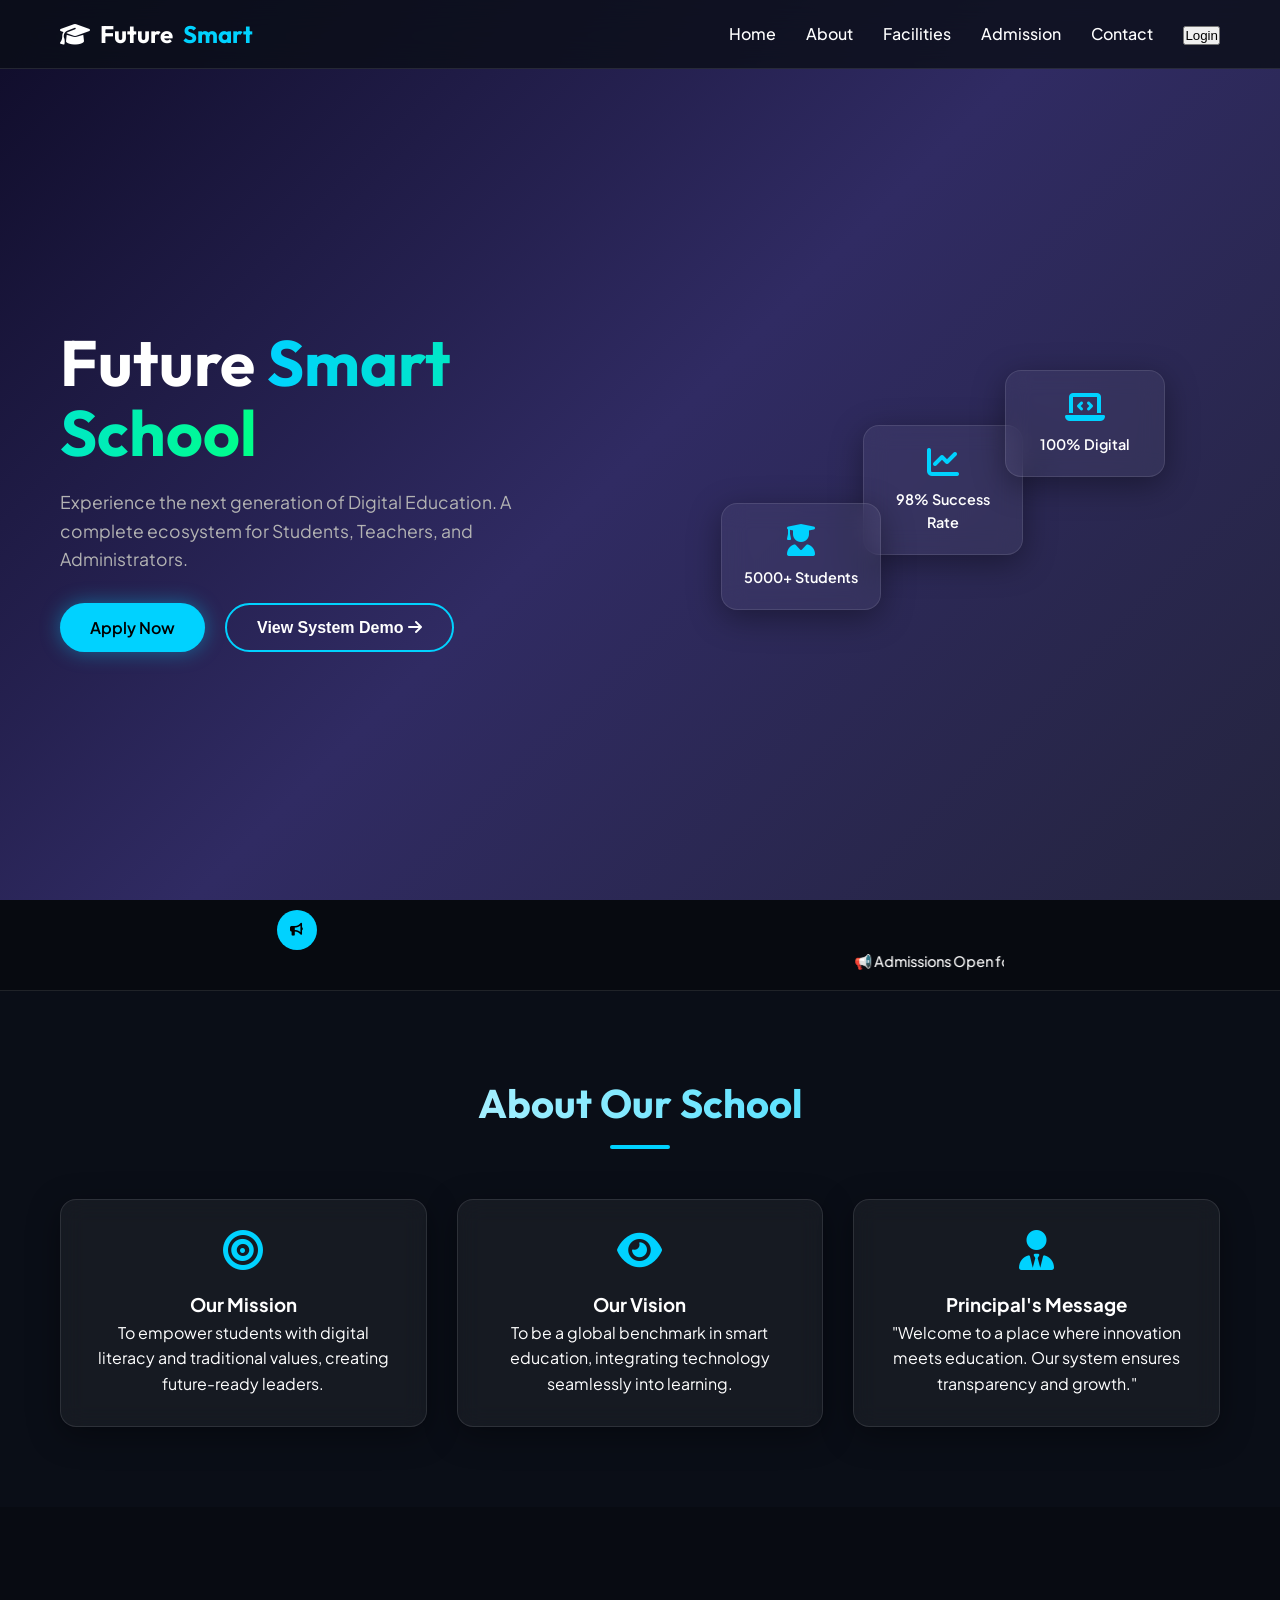
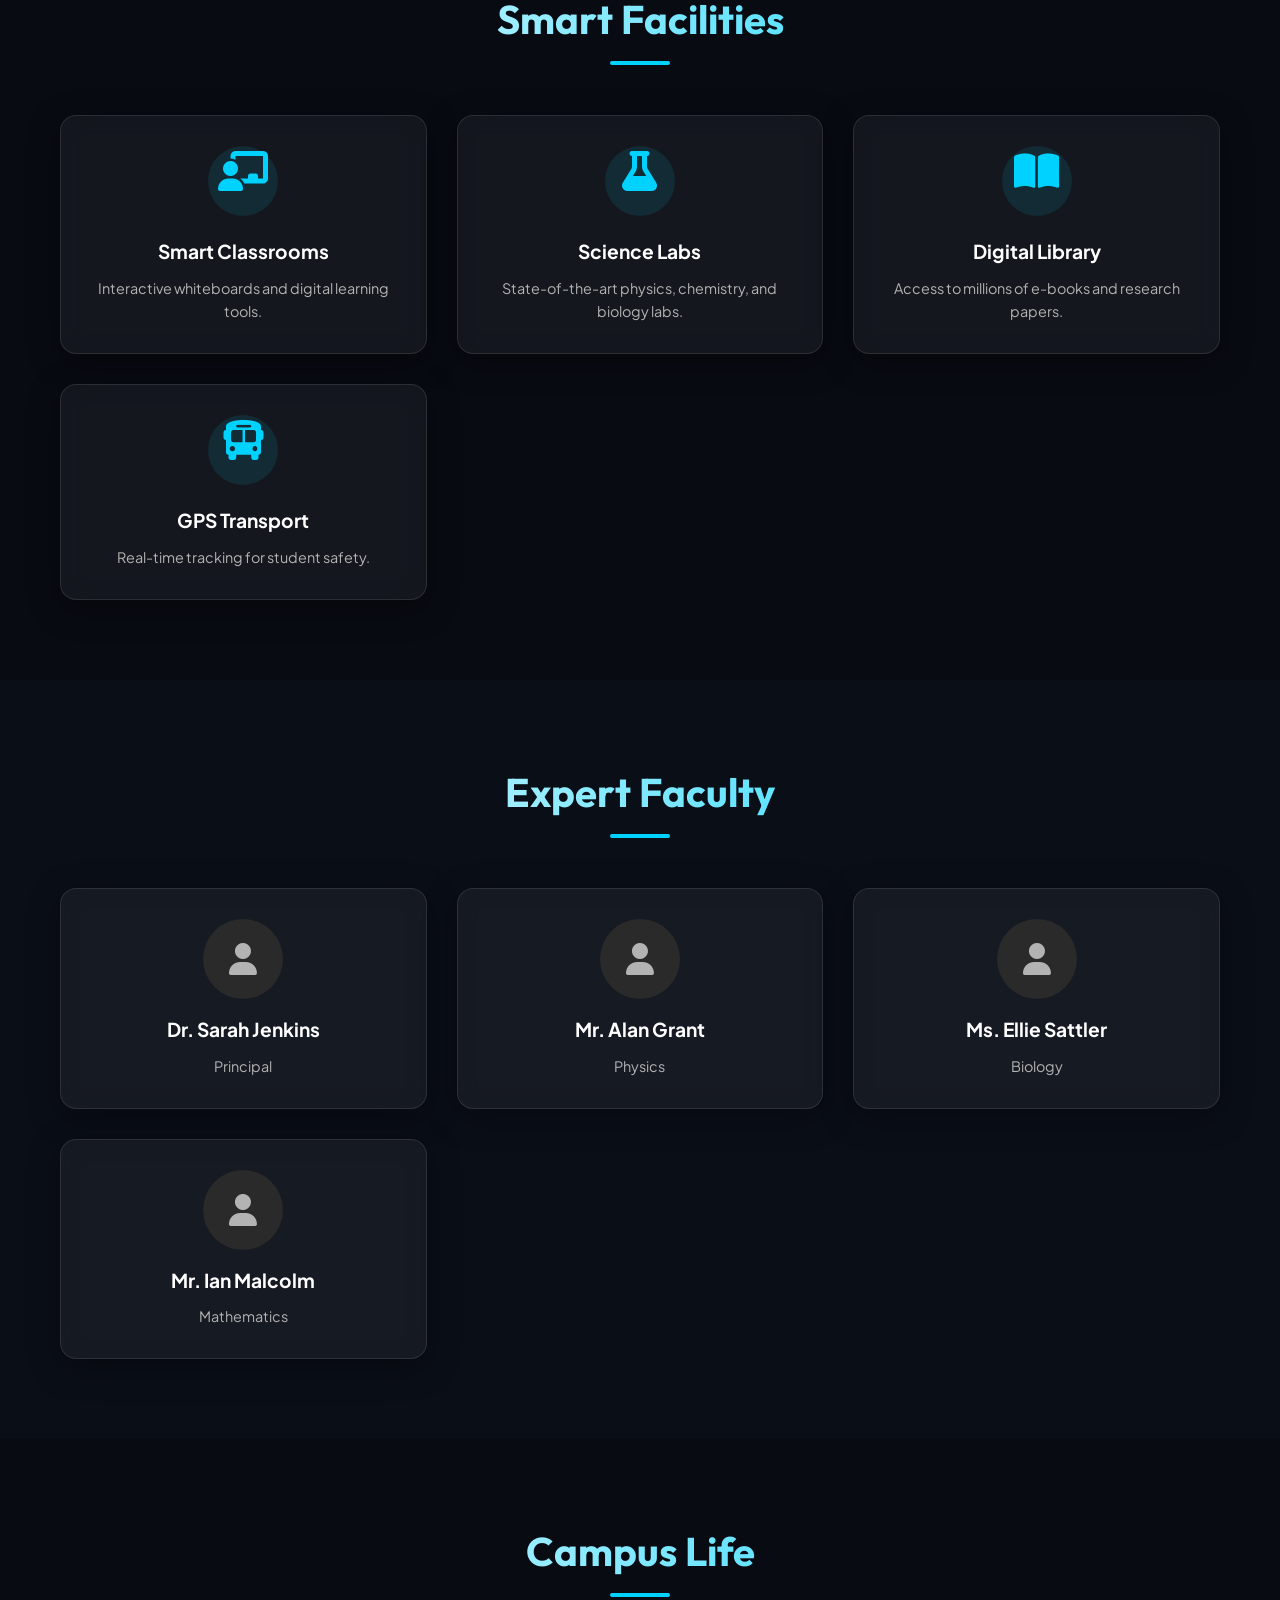
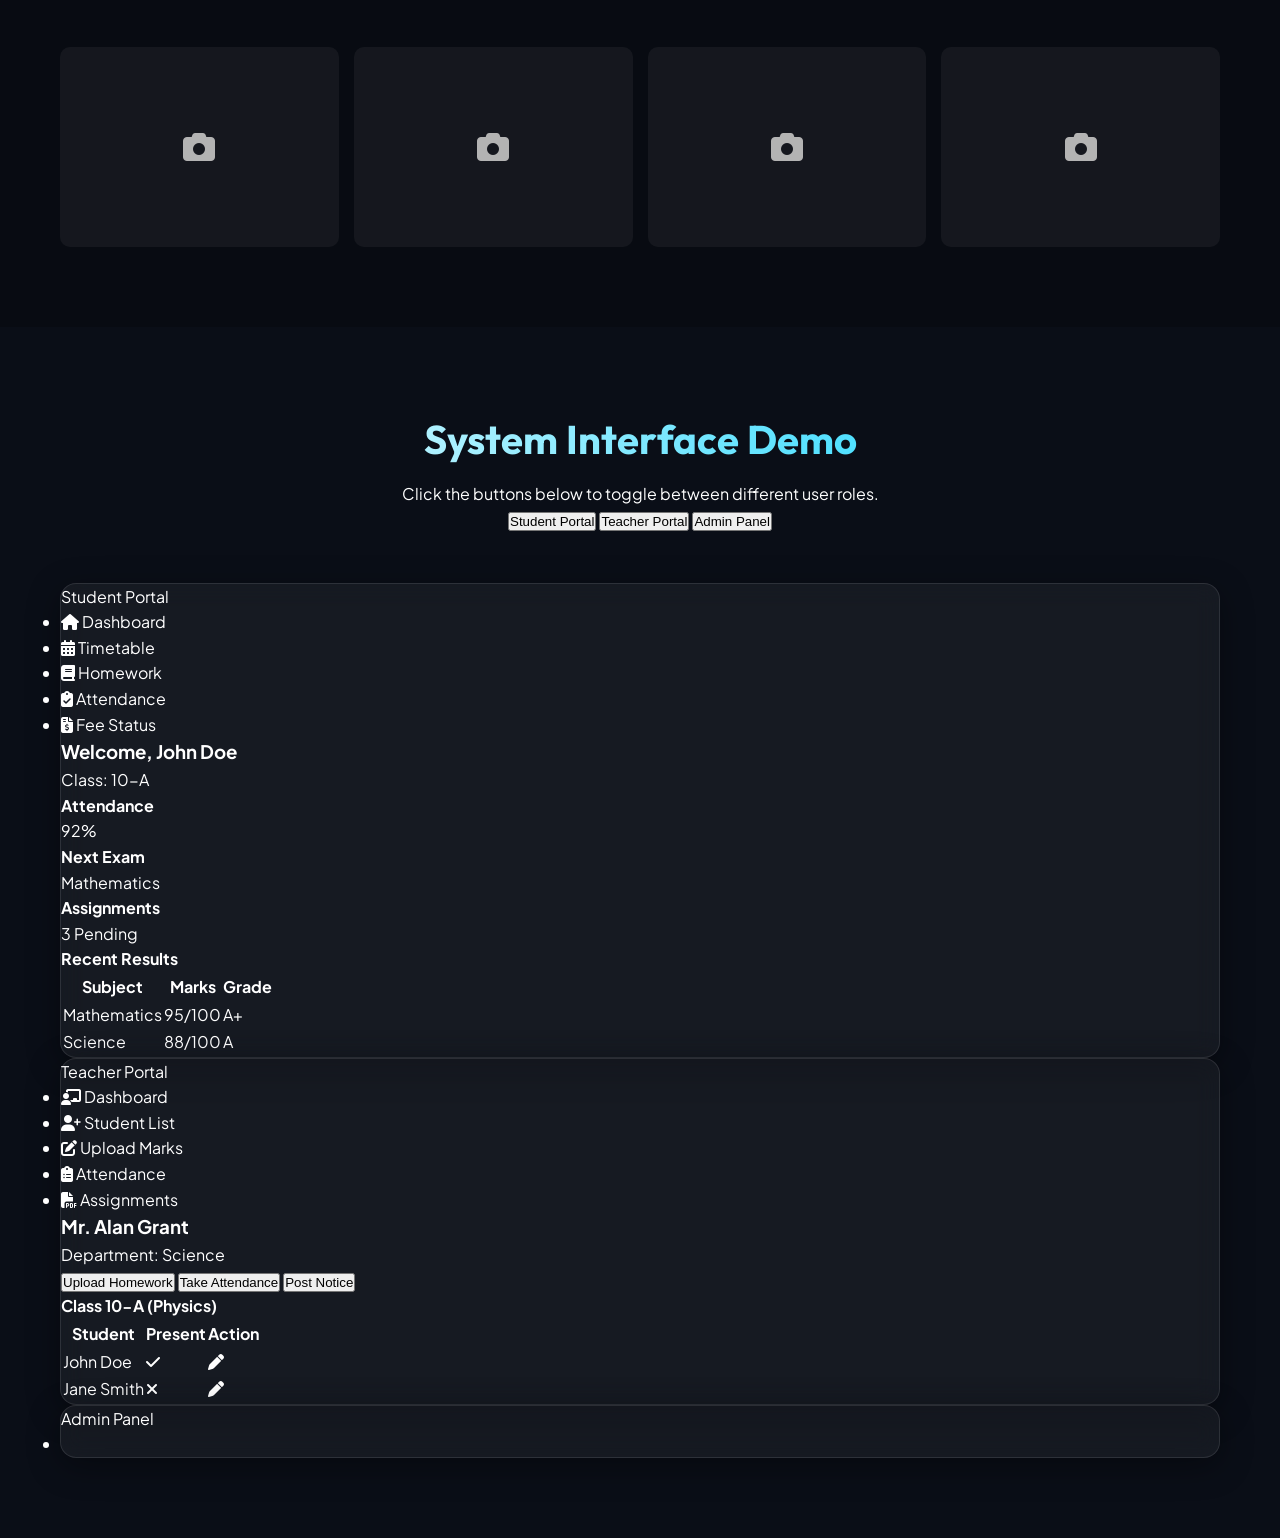
<file: school_website/school_demo.html>
<!DOCTYPE html>
<html lang="en">
<head>
    <meta charset="UTF-8">
    <meta name="viewport" content="width=device-width, initial-scale=1.0">
    <title>Future Smart School | Premium Management System</title>
    <!-- Google Fonts -->
    <link href="https://fonts.googleapis.com/css2?family=Outfit:wght@300;400;600;700&family=Plus+Jakarta+Sans:wght@400;500;700&display=swap" rel="stylesheet">
    <!-- Font Awesome -->
    <link rel="stylesheet" href="https://cdnjs.cloudflare.com/ajax/libs/font-awesome/6.4.0/css/all.min.css">
    <link rel="stylesheet" href="style.css">
</head>
<body>

    <!-- Navigation -->
    <nav class="glass-nav">
        <div class="container nav-container">
            <div class="logo">
                <i class="fa-solid fa-graduation-cap"></i> Future<span>Smart</span>
            </div>
            <ul class="nav-links">
                <li><a href="#home">Home</a></li>
                <li><a href="#about">About</a></li>
                <li><a href="#facilities">Facilities</a></li>
                <li><a href="#admission">Admission</a></li>
                <li><a href="#contact">Contact</a></li>
                <li><button class="btn-glow" onclick="toggleLoginModal()">Login</button></li>
            </ul>
            <div class="hamburger">
                <i class="fa-solid fa-bars"></i>
            </div>
        </div>
    </nav>

    <!-- Hero Section -->
    <section id="home" class="hero">
        <div class="hero-bg-animation"></div>
        <div class="container hero-content">
            <div class="hero-text fade-in">
                <h1>Future <span class="gradient-text">Smart School</span></h1>
                <p>Experience the next generation of Digital Education. A complete ecosystem for Students, Teachers, and Administrators.</p>
                <div class="hero-btns">
                    <a href="#admission" class="btn-primary">Apply Now</a>
                    <button class="btn-secondary" onclick="scrollToDashboards()">View System Demo <i class="fa-solid fa-arrow-right"></i></button>
                </div>
            </div>
            <div class="hero-visual fade-in">
                <div class="glass-card floating-card">
                    <i class="fa-solid fa-chart-line"></i>
                    <h3>98% Success Rate</h3>
                </div>
                <div class="glass-card floating-card delay-1">
                    <i class="fa-solid fa-laptop-code"></i>
                    <h3>100% Digital</h3>
                </div>
                <div class="glass-card floating-card delay-2">
                    <i class="fa-solid fa-user-graduate"></i>
                    <h3>5000+ Students</h3>
                </div>
            </div>
        </div>
    </section>

    <!-- Notice Board -->
    <div class="notice-bar">
        <div class="container">
            <div class="notice-icon"><i class="fa-solid fa-bullhorn"></i></div>
            <div class="notice-content">
                <marquee behavior="scroll" direction="left" onmouseover="this.stop();" onmouseout="this.start();">
                    <span>📢 Admissions Open for 2024-25 | 📅 Annual Sports Day on 15th Dec | 📝 Mid-Term Exam Schedule Released</span>
                </marquee>
            </div>
        </div>
    </div>

    <!-- About Section -->
    <section id="about" class="section">
        <div class="container">
            <div class="section-header">
                <h2>About Our School</h2>
                <div class="line"></div>
            </div>
            <div class="about-grid">
                <div class="about-card glass-card">
                    <i class="fa-solid fa-bullseye"></i>
                    <h3>Our Mission</h3>
                    <p>To empower students with digital literacy and traditional values, creating future-ready leaders.</p>
                </div>
                <div class="about-card glass-card">
                    <i class="fa-solid fa-eye"></i>
                    <h3>Our Vision</h3>
                    <p>To be a global benchmark in smart education, integrating technology seamlessly into learning.</p>
                </div>
                <div class="about-card glass-card">
                    <i class="fa-solid fa-user-tie"></i>
                    <h3>Principal's Message</h3>
                    <p>"Welcome to a place where innovation meets education. Our system ensures transparency and growth."</p>
                </div>
            </div>
        </div>
    </section>

    <!-- Facilities Section -->
    <section id="facilities" class="section bg-darker">
        <div class="container">
            <div class="section-header">
                <h2>Smart Facilities</h2>
                <div class="line"></div>
            </div>
            <div class="facilities-grid">
                <div class="facility-card glass-card">
                    <div class="icon-box"><i class="fa-solid fa-chalkboard-user"></i></div>
                    <h3>Smart Classrooms</h3>
                    <p>Interactive whiteboards and digital learning tools.</p>
                </div>
                <div class="facility-card glass-card">
                    <div class="icon-box"><i class="fa-solid fa-flask"></i></div>
                    <h3>Science Labs</h3>
                    <p>State-of-the-art physics, chemistry, and biology labs.</p>
                </div>
                <div class="facility-card glass-card">
                    <div class="icon-box"><i class="fa-solid fa-book-open"></i></div>
                    <h3>Digital Library</h3>
                    <p>Access to millions of e-books and research papers.</p>
                </div>
                <div class="facility-card glass-card">
                    <div class="icon-box"><i class="fa-solid fa-bus"></i></div>
                    <h3>GPS Transport</h3>
                    <p>Real-time tracking for student safety.</p>
                </div>
            </div>
        </div>
    </section>

    <!-- Teachers Section -->
    <section class="section">
        <div class="container">
            <div class="section-header">
                <h2>Expert Faculty</h2>
                <div class="line"></div>
            </div>
            <div class="teachers-grid">
                <div class="teacher-card glass-card">
                    <div class="t-img"><i class="fa-solid fa-user"></i></div>
                    <h3>Dr. Sarah Jenkins</h3>
                    <p>Principal</p>
                </div>
                <div class="teacher-card glass-card">
                    <div class="t-img"><i class="fa-solid fa-user"></i></div>
                    <h3>Mr. Alan Grant</h3>
                    <p>Physics</p>
                </div>
                <div class="teacher-card glass-card">
                    <div class="t-img"><i class="fa-solid fa-user"></i></div>
                    <h3>Ms. Ellie Sattler</h3>
                    <p>Biology</p>
                </div>
                <div class="teacher-card glass-card">
                    <div class="t-img"><i class="fa-solid fa-user"></i></div>
                    <h3>Mr. Ian Malcolm</h3>
                    <p>Mathematics</p>
                </div>
            </div>
        </div>
    </section>

    <!-- Gallery Section -->
    <section class="section bg-darker">
        <div class="container">
            <div class="section-header">
                <h2>Campus Life</h2>
                <div class="line"></div>
            </div>
            <div class="gallery-grid">
                <div class="gallery-item"><i class="fa-solid fa-camera"></i></div>
                <div class="gallery-item"><i class="fa-solid fa-camera"></i></div>
                <div class="gallery-item"><i class="fa-solid fa-camera"></i></div>
                <div class="gallery-item"><i class="fa-solid fa-camera"></i></div>
            </div>
        </div>
    </section>

    <!-- SYSTEM DASHBOARD DEMO SECTION (Interactive) -->
    <section id="dashboards" class="section demo-section">
        <div class="container">
            <div class="section-header">
                <h2>System Interface Demo</h2>
                <p>Click the buttons below to toggle between different user roles.</p>
                <div class="demo-controls">
                    <button class="demo-btn active" onclick="showDashboard('student')">Student Portal</button>
                    <button class="demo-btn" onclick="showDashboard('teacher')">Teacher Portal</button>
                    <button class="demo-btn" onclick="showDashboard('admin')">Admin Panel</button>
                </div>
            </div>

            <!-- Student Dashboard UI -->
            <div id="student-dashboard" class="dashboard-container glass-card">
                <div class="dash-sidebar">
                    <div class="dash-logo">Student Portal</div>
                    <ul>
                        <li class="active"><i class="fa-solid fa-house"></i> Dashboard</li>
                        <li><i class="fa-solid fa-calendar-days"></i> Timetable</li>
                        <li><i class="fa-solid fa-book"></i> Homework</li>
                        <li><i class="fa-solid fa-clipboard-check"></i> Attendance</li>
                        <li><i class="fa-solid fa-file-invoice-dollar"></i> Fee Status</li>
                    </ul>
                </div>
                <div class="dash-content">
                    <div class="dash-header">
                        <h3>Welcome, John Doe</h3>
                        <span>Class: 10-A</span>
                    </div>
                    <div class="dash-stats">
                        <div class="stat-card">
                            <h4>Attendance</h4>
                            <p class="green">92%</p>
                        </div>
                        <div class="stat-card">
                            <h4>Next Exam</h4>
                            <p>Mathematics</p>
                        </div>
                        <div class="stat-card">
                            <h4>Assignments</h4>
                            <p>3 Pending</p>
                        </div>
                    </div>
                    <div class="dash-table">
                        <h4>Recent Results</h4>
                        <table>
                            <tr><th>Subject</th><th>Marks</th><th>Grade</th></tr>
                            <tr><td>Mathematics</td><td>95/100</td><td>A+</td></tr>
                            <tr><td>Science</td><td>88/100</td><td>A</td></tr>
                        </table>
                    </div>
                </div>
            </div>

            <!-- Teacher Dashboard UI -->
            <div id="teacher-dashboard" class="dashboard-container glass-card hidden">
                <div class="dash-sidebar">
                    <div class="dash-logo">Teacher Portal</div>
                    <ul>
                        <li class="active"><i class="fa-solid fa-chalkboard-user"></i> Dashboard</li>
                        <li><i class="fa-solid fa-user-plus"></i> Student List</li>
                        <li><i class="fa-solid fa-pen-to-square"></i> Upload Marks</li>
                        <li><i class="fa-solid fa-clipboard-list"></i> Attendance</li>
                        <li><i class="fa-solid fa-file-pdf"></i> Assignments</li>
                    </ul>
                </div>
                <div class="dash-content">
                    <div class="dash-header">
                        <h3>Mr. Alan Grant</h3>
                        <span>Department: Science</span>
                    </div>
                    <div class="dash-actions">
                        <button class="btn-glow-small">Upload Homework</button>
                        <button class="btn-glow-small">Take Attendance</button>
                        <button class="btn-glow-small">Post Notice</button>
                    </div>
                    <div class="dash-table">
                        <h4>Class 10-A (Physics)</h4>
                        <table>
                            <tr><th>Student</th><th>Present</th><th>Action</th></tr>
                            <tr><td>John Doe</td><td><i class="fa-solid fa-check green"></i></td><td><i class="fa-solid fa-pen"></i></td></tr>
                            <tr><td>Jane Smith</td><td><i class="fa-solid fa-xmark red"></i></td><td><i class="fa-solid fa-pen"></i></td></tr>
                        </table>
                    </div>
                </div>
            </div>

            <!-- Admin Dashboard UI -->
            <div id="admin-dashboard" class="dashboard-container glass-card hidden">
                <div class="dash-sidebar">
                    <div class="dash-logo">Admin Panel</div>
                    <ul>
                        <li class="active">
</file>
<file: school_website/style.css>
/* =========================================
   1. VARIABLES & RESET
   ========================================= */
:root {
    --bg-dark: #0a0e17;
    --bg-gradient: linear-gradient(135deg, #0f0c29, #302b63, #24243e);
    --primary: #00d2ff;
    --secondary: #3a7bd5;
    --accent: #00ff88;
    --text-main: #ffffff;
    --text-muted: #b3b3b3;
    --glass-bg: rgba(255, 255, 255, 0.05);
    --glass-border: rgba(255, 255, 255, 0.1);
    --glass-blur: 12px;
    --shadow: 0 8px 32px 0 rgba(0, 0, 0, 0.37);
    --font-main: 'Plus Jakarta Sans', sans-serif;
    --font-heading: 'Outfit', sans-serif;
}

* {
    margin: 0;
    padding: 0;
    box-sizing: border-box;
    scroll-behavior: smooth;
}

body {
    font-family: var(--font-main);
    background: var(--bg-dark);
    background-image: var(--bg-gradient);
    background-attachment: fixed;
    color: var(--text-main);
    overflow-x: hidden;
    line-height: 1.6;
}

/* Scrollbar Styling */
::-webkit-scrollbar {
    width: 8px;
}
::-webkit-scrollbar-track {
    background: #0a0e17;
}
::-webkit-scrollbar-thumb {
    background: var(--secondary);
    border-radius: 4px;
}

/* =========================================
   2. UTILITIES & GLASSMORPHISM
   ========================================= */
.container {
    max-width: 1200px;
    margin: 0 auto;
    padding: 0 20px;
}

.glass-card {
    background: var(--glass-bg);
    backdrop-filter: blur(var(--glass-blur));
    -webkit-backdrop-filter: blur(var(--glass-blur));
    border: 1px solid var(--glass-border);
    border-radius: 16px;
    box-shadow: var(--shadow);
    transition: transform 0.3s ease, box-shadow 0.3s ease;
}

.glass-card:hover {
    transform: translateY(-5px);
    box-shadow: 0 10px 40px rgba(0, 210, 255, 0.15);
    border-color: rgba(0, 210, 255, 0.3);
}

.section {
    padding: 80px 0;
}

.section-header {
    text-align: center;
    margin-bottom: 50px;
}

.section-header h2 {
    font-family: var(--font-heading);
    font-size: 2.5rem;
    margin-bottom: 10px;
    background: linear-gradient(to right, #fff, var(--primary));
    -webkit-background-clip: text;
    -webkit-text-fill-color: transparent;
}

.line {
    width: 60px;
    height: 4px;
    background: var(--primary);
    margin: 0 auto;
    border-radius: 2px;
}

.bg-darker {
    background: rgba(0, 0, 0, 0.2);
}

/* =========================================
   3. NAVIGATION
   ========================================= */
.glass-nav {
    position: fixed;
    top: 0;
    left: 0;
    width: 100%;
    padding: 15px 0;
    z-index: 1000;
    background: rgba(10, 14, 23, 0.8);
    backdrop-filter: blur(15px);
    border-bottom: 1px solid var(--glass-border);
}

.nav-container {
    display: flex;
    justify-content: space-between;
    align-items: center;
}

.logo {
    font-family: var(--font-heading);
    font-size: 1.5rem;
    font-weight: 700;
    color: #fff;
    display: flex;
    align-items: center;
    gap: 10px;
}

.logo span {
    color: var(--primary);
}

.nav-links {
    display: flex;
    list-style: none;
    gap: 30px;
}

.nav-links a {
    text-decoration: none;
    color: var(--text-main);
    font-weight: 500;
    transition: color 0.3s;
    position: relative;
}

.nav-links a::after {
    content: '';
    position: absolute;
    width: 0;
    height: 2px;
    bottom: -5px;
    left: 0;
    background: var(--primary);
    transition: width 0.3s;
}

.nav-links a:hover::after {
    width: 100%;
}

.hamburger {
    display: none;
    font-size: 1.5rem;
    cursor: pointer;
}

/* =========================================
   4. HERO SECTION
   ========================================= */
.hero {
    min-height: 100vh;
    display: flex;
    align-items: center;
    position: relative;
    padding-top: 80px;
    overflow: hidden;
}

/* Animated Background Blobs */
.hero-bg-animation {
    position: absolute;
    top: 0;
    left: 0;
    width: 100%;
    height: 100%;
    z-index: -1;
    overflow: hidden;
}

.blob {
    position: absolute;
    border-radius: 50%;
    filter: blur(80px);
    opacity: 0.4;
    animation: float 10s infinite ease-in-out;
}

.blob-1 {
    width: 400px;
    height: 400px;
    background: var(--secondary);
    top: -100px;
    left: -100px;
}

.blob-2 {
    width: 300px;
    height: 300px;
    background: var(--primary);
    bottom: 10%;
    right: -50px;
    animation-delay: 2s;
}

@keyframes float {
    0%, 100% { transform: translate(0, 0); }
    50% { transform: translate(30px, 50px); }
}

.hero-content {
    display: grid;
    grid-template-columns: 1fr 1fr;
    gap: 50px;
    align-items: center;
}

.hero-text h1 {
    font-family: var(--font-heading);
    font-size: 4rem;
    line-height: 1.1;
    margin-bottom: 20px;
}

.gradient-text {
    background: linear-gradient(to right, var(--primary), var(--accent));
    -webkit-background-clip: text;
    -webkit-text-fill-color: transparent;
}

.hero-text p {
    font-size: 1.1rem;
    color: var(--text-muted);
    margin-bottom: 30px;
    max-width: 500px;
}

.hero-btns {
    display: flex;
    gap: 20px;
}

/* Buttons */
.btn-primary, .btn-secondary {
    padding: 12px 30px;
    border-radius: 50px;
    text-decoration: none;
    font-weight: 600;
    transition: all 0.3s;
    cursor: pointer;
    border: none;
    font-size: 1rem;
}

.btn-primary {
    background: var(--primary);
    color: #000;
    box-shadow: 0 0 20px rgba(0, 210, 255, 0.4);
}

.btn-primary:hover {
    transform: scale(1.05);
    box-shadow: 0 0 30px rgba(0, 210, 255, 0.6);
}

.btn-secondary {
    background: transparent;
    color: #fff;
    border: 2px solid var(--primary);
}

.btn-secondary:hover {
    background: rgba(0, 210, 255, 0.1);
}

/* Floating Cards in Hero */
.hero-visual {
    position: relative;
    height: 400px;
    display: flex;
    justify-content: center;
    align-items: center;
}

.floating-card {
    position: absolute;
    padding: 20px;
    display: flex;
    flex-direction: column;
    align-items: center;
    text-align: center;
    width: 160px;
}

.floating-card i {
    font-size: 2rem;
    color: var(--primary);
    margin-bottom: 10px;
}

.floating-card h3 {
    font-size: 0.9rem;
    font-weight: 600;
}

.floating-card.delay-1 {
    top: 20%;
    right: 10%;
    animation: floatCard 6s ease-in-out infinite;
}

.floating-card.delay-2 {
    bottom: 20%;
    left: 10%;
    animation: floatCard 8s ease-in-out infinite reverse;
}

@keyframes floatCard {
    0%, 100% { transform: translateY(0); }
    50% { transform: translateY(-20px); }
}

/* =========================================
   5. NOTICE BOARD
   ========================================= */
.notice-bar {
    background: rgba(0, 0, 0, 0.3);
    border-bottom: 1px solid var(--glass-border);
    padding: 10px 0;
    display: flex;
    align-items: center;
}

.notice-icon {
    background: var(--primary);
    color: #000;
    width: 40px;
    height: 40px;
    display: flex;
    align-items: center;
    justify-content: center;
    border-radius: 50%;
    margin-right: 15px;
    font-size: 0.8rem;
}

.notice-content {
    width: 100%;
    overflow: hidden;
}

.notice-content marquee {
    color: var(--text-main);
    font-size: 0.9rem;
    font-weight: 500;
}

/* =========================================
   6. CARDS (About, Facilities, Teachers)
   ========================================= */
.about-grid, .facilities-grid, .teachers-grid {
    display: grid;
    grid-template-columns: repeat(auto-fit, minmax(300px, 1fr));
    gap: 30px;
}

.about-card, .facility-card, .teacher-card {
    padding: 30px;
    text-align: center;
}

.about-card i, .facility-card i {
    font-size: 2.5rem;
    color: var(--primary);
    margin-bottom: 20px;
}

.facility-card .icon-box {
    width: 70px;
    height: 70px;
    background: rgba(0, 210, 255, 0.1);
    border-radius: 50%;
    display: flex;
    align-items: center;
    justify-content: center;
    margin: 0 auto 20px;
    font-size: 1.5rem;
    color: var(--primary);
}

.facility-card h3, .teacher-card h3 {
    margin-bottom: 10px;
    font-size: 1.2rem;
}

.facility-card p, .teacher-card p {
    color: var(--text-muted);
    font-size: 0.9rem;
}

.t-img {
    width: 80px;
    height: 80px;
    background: #2a2a2a;
    border-radius: 50%;
    margin: 0 auto 15px;
    display: flex;
    align-items: center;
    justify-content: center;
    font-size: 2rem;
    color: var(--text-muted);
}

/* =========================================
   7. GALLERY
   ========================================= */
.gallery-grid {
    display: grid;
    grid-template-columns: repeat(4, 1fr);
    gap: 15px;
}

.gallery-item {
    height: 200px;
    background: rgba(255, 255, 255, 0.05);
    border-radius: 10px;
    display: flex;
    align-items: center;
    justify-content: center;
    font-size: 2rem;
    color: var(--text-muted);
    transition: 0.3s;
    cursor: pointer;
    border: 1px solid transparent;
}

.gallery-item:hover {
    background: rgba(255, 255, 255, 0.1);
    border-color: var(--primary);
    color: var(--primary);
}

/* =========================================
   8. ADMISSION FORM
   ========================================= */
.admission-form {
    max-width: 600px;
    margin: 0 auto;
    padding: 40px;
}

.form-group {
    margin-bottom: 20px;
}

.form-group label {
    display: block;
    margin-bottom: 8px;
    color: var(--text-muted);
}

.form-control {
    width: 100%;
    padding: 12px 15px;
    background: rgba(0, 0, 0, 0.3);
    border: 1px solid var(--glass-border);
    border-radius: 8px;
    color: #fff;
    font-family: var(--font-main);
    transition: 0.3s;
}

.form-control:focus {
    outline: none;
    border-color: var(--primary);
    box-shadow: 0 0;
}
</file>
